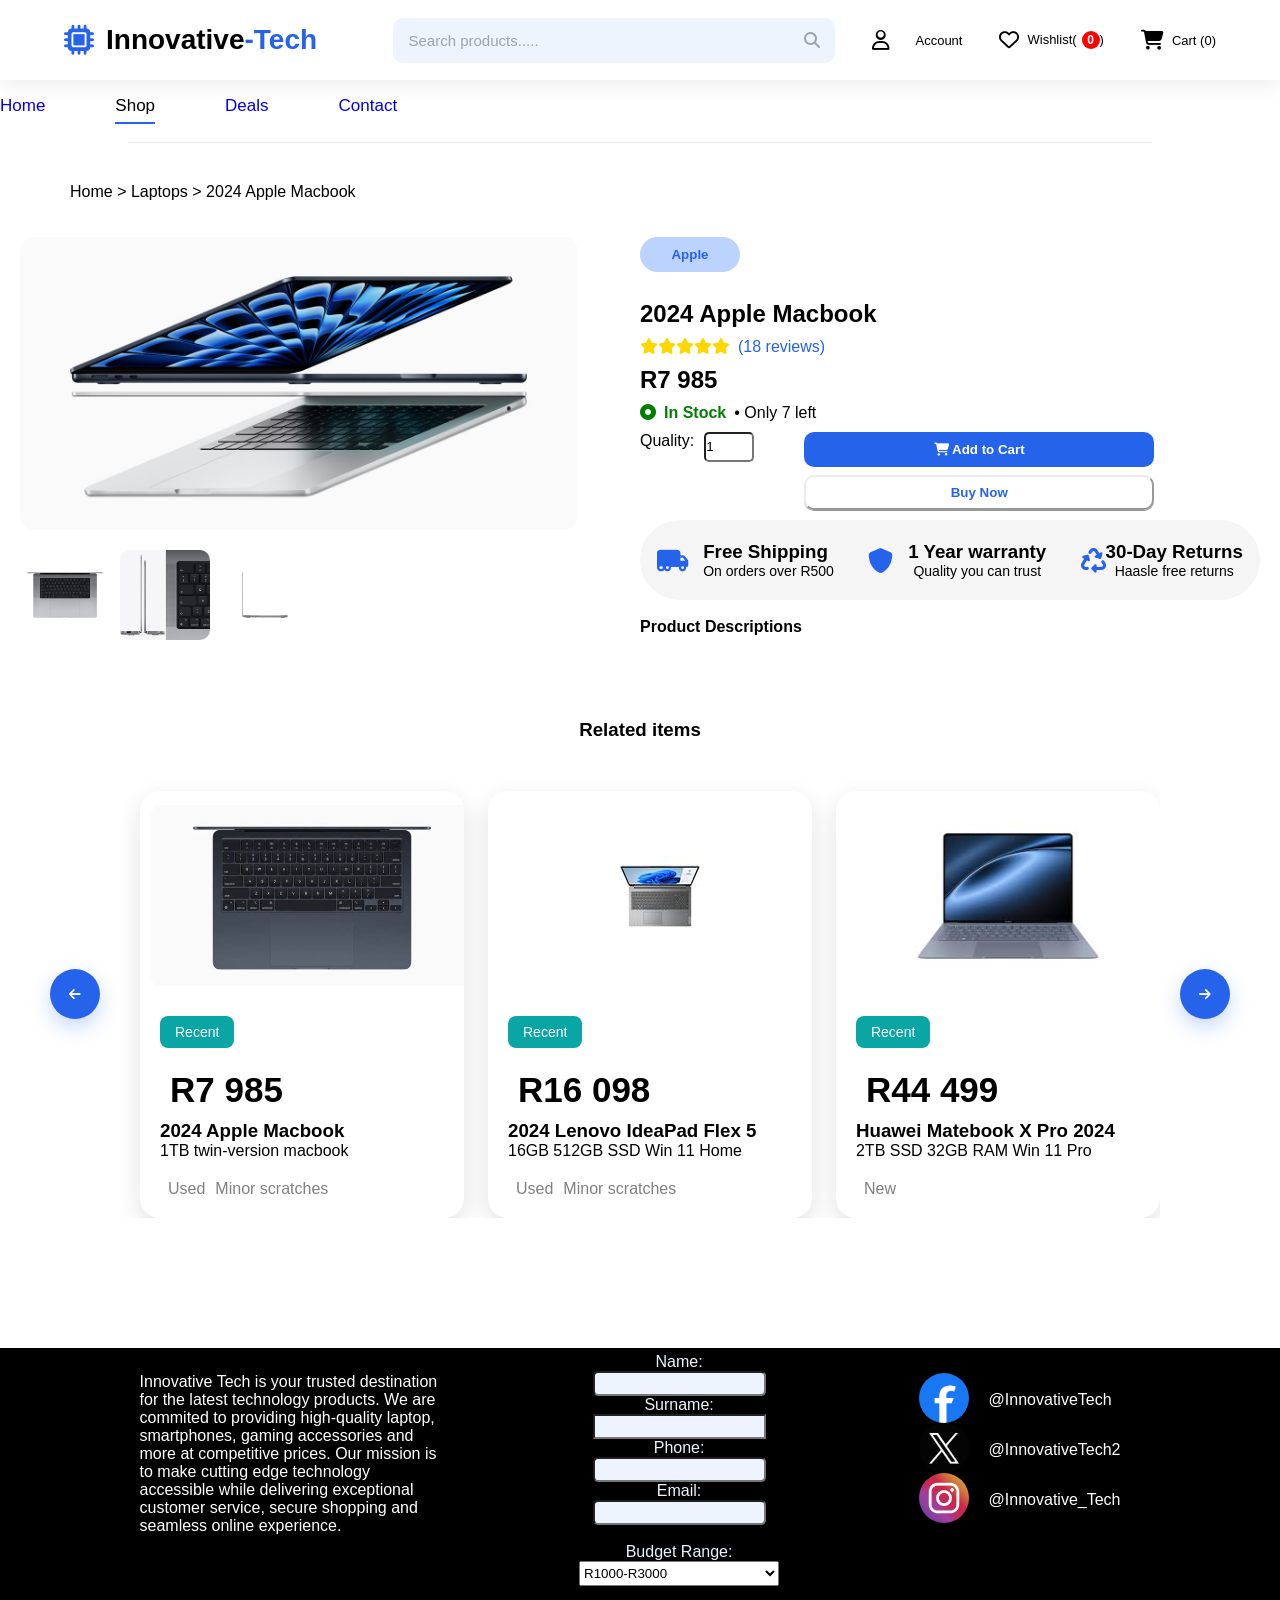
<file: AppleMacbook.html>
<!doctype html>
<html lang="en">
  <head>
    <meta charset="UTF-8" />
    <meta name="viewport" content="width=device-width, initial-scale=1.0" />
    <title>Document</title>
    <link
      rel="stylesheet"
      href="https://cdnjs.cloudflare.com/ajax/libs/font-awesome/6.6.0/css/all.min.css"
    />
    <link rel="stylesheet" href="index.css" />
    <script src="java.js"></script>
  </head>
  <header id="header">
    <nav>
      <div class="logo">
        <i class="fa-solid fa-microchip"></i>
        <span
          ><strong>Innovative</strong
          ><strong style="color: #2563eb">-Tech</strong></span
        >
      </div>

      <div class="right-side" style="margin-right: 0px">
        <div class="search-box">
          <input type="text" placeholder="Search products....." />
          <i class="fa-solid fa-magnifying-glass"></i>
        </div>

        <i class="fa-regular fa-user" style="margin-left: 50px"></i>
        <p style="font-size: 13px; margin-left: -0px">Account</p>
        <div class="wishlist-nav">
          <button type="button" class="wishlist-trigger" id="wishlistToggle">
            <i class="fa-regular fa-heart" style="margin-right: 2px"></i>
            <span style="font-size: 13px;">Wishlist(<span id="wishlistCount">0</span>)</span>
          </button>
          <div class="wishlist-dropdown" id="wishlistDropdown">
            <ul id="wishlistList"></ul>
          </div>
        </div>
        <div class="cart-nav">
          <button type="button" class="cart-trigger" id="cartToggle">
            <i class="fa-solid fa-cart-shopping" style="margin-right: 2px"></i>
            <span style="font-size: 13px;">Cart (<span id="cartCount">0</span>)</span>
          </button>
          <div class="cart-dropdown" id="cartDropdown">
            <ul id="cartList"></ul>
          </div>
        </div>
      </div>
    </nav>
  </header>
  <body >
    <br></br>
    <section>
      <div class="nav-bar-bottom" style="justify-items: center; margin-top: 60px;">
      <ul class="nav-links" style="display: flex; gap: 70px;">
        <li><a  href="index.html">Home</a></li>
        
        <li><a class="active" href="#category">Shop</a>
        <ul class="dropmenu">
          <li><a href="#">Laptop</a></li>
          <li><a href="#">Watch</a></li>
          <li><a href="#">SmartPhones</a></li>
          <li><a href="#">HeadPhones</a></li>
        </ul>
        </li>
        <li><a href="#">Deals</a></li>
        <li><a href="#">Contact</a></li>
    </ul>
    
    </div>
    </section>
    <hr id="below-nav">

    <div style="margin-left: 70px;">
        <p>Home > Laptops > 2024 Apple Macbook</p>
        <br></br>
    </div>
    <section class="Center-Thing">
        <div class="Item-Images">
            <div><img src="Photos/Apple-MacBook-Air-2-up-hero-240304-lp.jpg.og.jpg" alt="">
            </div>
            <div class="thumbnails">
                <img src="Photos/macbook1.jpg" alt="">
                <img src="Photos/macbook2.jpg" alt="">
                <img src="Photos/macbook3.jpg" alt="">
            </div>
        </div>
        <div class="Item-Discreption">
            <div style="margin-bottom: 10px;">
                <button class="brandBtn"><strong>Apple</strong></button>
            </div>
            <br>
            <div style="margin-bottom: 10px;">
                <h2>2024 Apple Macbook</h2>
            </div>
            <div style="display: flex; margin-bottom: 10px;">
            <i class="fa fa-star" style="color: gold;" aria-hidden="true"></i>
            <i class="fa fa-star" style="color: gold;" aria-hidden="true"></i>
            <i class="fa fa-star" style="color: gold;" aria-hidden="true"></i>
            <i class="fa fa-star" style="color: gold;" aria-hidden="true"></i>
            <i class="fa fa-star" style="color: gold;" aria-hidden="true"></i>
            <p style="color: #2563eb; margin-left: 8px;">(18 reviews)</p>

            </div>
            <div style="margin-bottom: 10px;">
                <h2>R7 985</h2>
            </div>
            <div style=" margin-bottom: 10px; color: green; display: flex;">
                <i class="fas fa-dot-circle    "></i>
                <p style="margin-left: 8px; margin-right: 8px;"> <strong>In Stock</strong> </p>
                <p style="color: black;"> • Only 7 left</p>
            </div>
            <div style="margin-bottom: 10px; display: flex;">
                <div style="display: flex; margin-right: 25px;">
                <label for="Quality" style="margin-right: 10px;">Quality:</label>
                <input type="number" id="num" min="1" value="1" style="width: 50px; height: 30px; border-radius: 5px;">
                </div>
                <div style="display:grid">
                    <button class="basket"><i class="fa fa-shopping-cart" aria-hidden="true"></i><strong> Add to Cart</strong></button>
                    <button class="buy-basket"><strong>Buy Now</strong></button>
                </div>
            </div>
            <p id="cartMessage" style="margin-top: 8px; color: #2563eb;"></p>
            <section id="middle-thing">
        <div class="middle-ramp">
  <div class="delivery">
    <i class="fas fa-truck-moving" style="color: #2563eb; margin-top: 8px; font-size: 25px; margin-right: 15px;"></i>
    <div>
      <h3>Free Shipping</h3>
      <p>On orders over R500</p>
    </div>
  </div>

  <div class="warranty">
    <i class="fas fa-shield" style="color: #2563eb; margin-top: 8px; font-size: 25px; margin-right: 15px;"></i>
    <div>
      <h3>1 Year warranty</h3>
      <p>Quality you can trust</p>
    </div>
  </div>
<div class="Returns">
    <i class="fas fa-recycle"  style="color: #2563eb; margin-top: 8px; font-size: 25px;"></i>
    <div>
      <h3>30-Day Returns</h3>
      <p>Haasle free returns</p>
    </div>
  </div>
        </div>

        <div class="product_details">
            <br>
            <h4>Product Descriptions</h4>
            <br>
            <p >The M5 chip isn’t just an upgrade, it’s a game changer, 
                delivering phenomenal performance. Prepare for lift-off.</p>
                <br>
            <p >• SUPERCHARGED BY M5 — With its faster CPU and unified 
                memory, M5 delivers even more performance and fluidity across apps, making multitasking 
                and creative workflows smooth and responsive. A powerful Neural Engine and next-generation 
                GPU with Neural Accelerators give you a powerful platform for AI.</p>
                <br>
                <p >• APPLE INTELLIGENCE — Apple Intelligence is the personal 
                    intelligence system that helps you write, express yourself and get things done 
                    effortlessly. With groundbreaking privacy protections, it gives you peace of mind that no 
                    one else can access your data — not even Apple.1</p>
        </div>
</div>
    </section>
        </div>
    </section>

    <section class="Related-Items">
        <h3 style="margin-top: 5%; text-align: center;">Related items</h3>
        <div class="related-carousel">
            <button class="carousel-btn prev" type="button" aria-label="Show previous items">
                <i class="fa fa-arrow-left" aria-hidden="true"></i>
            </button>
            <div class="related-viewport">
                <section class="items_available related-track">
                    <div class="laptop-card related-card">
                        <div class="card-imag">
                            <img src="Photos/macbook.jpg" alt="laptop picture">
                            <button class="wishlist"><i class="fas fa-heart"></i></button>
                        </div>
                        <div class="cart-content">
                            <span class="badge">Recent</span>
                            <h2>R7 985</h2>
                            <h3>2024 Apple Macbook</h3>
                            <p>1TB twin-version macbook</p>

                            <div class="details">
                                <span>Used</span>
                                <span>Minor scratches</span>
                            </div>
                        </div>
                    </div>
                    <div class="laptop-card related-card">
                        <div class="card-imag">
                            <img src="Photos/lenovo.webp" style="border-radius: 25px;" alt="laptop picture">
                            <button class="wishlist"><i class="fas fa-heart"></i></button>
                        </div>
                        <div class="cart-content">
                            <span class="badge">Recent</span>
                            <h2>R16 098</h2>
                            <h3>2024 Lenovo IdeaPad Flex 5</h3>
                            <p>16GB 512GB SSD Win 11 Home</p>

                            <div class="details">
                                <span>Used</span>
                                <span>Minor scratches</span>
                            </div>
                        </div>
                    </div>
                    <div class="laptop-card related-card">
                        <div class="card-imag">
                            <img src="Photos/huawei.jpg" alt="laptop picture">
                            <button class="wishlist"><i class="fas fa-heart"></i></button>
                        </div>
                        <div class="cart-content">
                            <span class="badge">Recent</span>
                            <h2>R44 499</h2>
                            <h3>Huawei Matebook X Pro 2024</h3>
                            <p>2TB SSD 32GB RAM Win 11 Pro</p>

                            <div class="details">
                                <span>New</span>
                            </div>
                        </div>
                    </div>
                    <div class="laptop-card related-card">
                        <div class="card-imag">
                            <img src="Photos/Hp.webp" alt="laptop picture">
                            <button class="wishlist"><i class="fas fa-heart"></i></button>
                        </div>
                        <div class="cart-content">
                            <span class="badge">Recent</span>
                            <h2>R17 999</h2>
                            <h3>HP Laptop Ryzen™</h3>
                            <p>512GB SSD Windows 11 Home</p>

                            <div class="details">
                                <span>New</span>
                                <span>Moonlight blue</span>
                            </div>
                        </div>
                    </div>
                    <div class="laptop-card related-card">
                        <div class="card-imag">
                <img src="Photos/lenovo.webp" alt="laptop picture">
                <button class="wishlist"><i class="fas fa-heart"></i></button>
                </div>
                    <div class="cart-content">
                <span class="badge">Recent</span>
                <h2>R8 999</h2>
                <h3>Lenovo IdeaPad Slim 3</h3>
                <p>AMD Ryzen 5 7520U, 8GB DDR5 RAM</p>

                <div class="details">
                    <span>New</span>
                </div>
                    </div>
                    </div>
                    <div class="laptop-card related-card">
                        <div class="card-imag">
                            <img src="Photos/acer.jpg" alt="laptop picture">
                            <button class="wishlist"><i class="fas fa-heart"></i></button>
                        </div>
                        <div class="cart-content">
                            <span class="badge">Recent</span>
                            <h2>R9 999</h2>
                            <h3>ACER LITE 16 I5</h3>
                            <p>WUXGA IPS SLIMBEZEL WIN11</p>

                        <div class="details">
                            <span>New</span>
                        </div>
            </div>
                    </div>
                </section>
            </div>
            <button class="carousel-btn next" type="button" aria-label="Show next items">
                <i class="fa fa-arrow-right" aria-hidden="true"></i>
            </button>
        </div>
    </section>
  </body>
  <footer id="contact" style="margin-top: 50px;">
      <footer class="End">
      <br/>
      <br/>
      <div style="width: 300px; margin-left: -100px; margin-top: 25px;">
        <p style="color: white;">Innovative Tech is your trusted destination for the latest technology products. We are commited to providing high-quality laptop, smartphones, gaming accessories and more at competitive prices. Our mission is to make cutting edge technology accessible while delivering exceptional customer service, secure shopping and seamless online experience.</p>
      </div>
      

      <div class="form" style="margin-top: 5px;">
        <section class="form">
        <form action="\submit_form" method="post">
          <label for="name" style="color: #eef4fd;">Name:</label><br />
          <input type="text" name="name" id="name" style=" background: #eef4fd; height: 25px; border-radius: 5px;" required/><br />
          <label for="surname" style="color: #eef4fd;">Surname:</label><br />
          <input type="text" name="surname" id="surname" style="background: #eef4fd; height: 25px; border-radius: 5x;"  required /><br />
          <label for="phone" style="color: #eef4fd;">Phone:</label><br />
          <input type="tel" name="phone" id="phone" style="background: #eef4fd; height: 25px; border-radius: 5px;"  required /><br />
          <label for="email" style="color: #eef4fd;">Email:</label><br />
          <input type="email" name="email" id="email" style="background: #eef4fd; height: 25px; border-radius: 5px;"  required /><br /><br />

          <label for="budget"style="color: #eef4fd; ">Budget Range:</label><br />
          <select name="Budget_Range" id="Budget_Range" style="height: 25px; width: 200px;">
            <optgroup label="Min-Max">
              <option value="">R1000-R3000</option>
              <option value="">R3000-R5000</option>
              <option value="">R5000-R10000</option>
              <option value="">R10000-R30000</option>
              <option value="">R30000-R50000</option>
              <option value="">R50000-R100000</option>
            </optgroup></select
          ><br /><br />
          <input type="submit" id="button" value="Request !!">
          <br/>
        </form>
      </div>
      <section class="Icons" style="margin-top: 25px;">
        <div class="facebook">
          <img
            src="Photos/facebook-logo-facebook-icon-transparent-free-png.webp"
            alt=""
            style="width: 50px; height: 50px; border-radius: 360%"
          />
          <p style="color: white; margin-left: 20px; margin-top: 18px;">@InnovativeTech</p>

        </div>

        <div class="twitter">
          <img
            src="Photos/twitter.jpg"
            alt=""
            style="width: 50px; height: 50px; border-radius: 360%"
          />
          <p style="color: white; margin-left: 20px; margin-top: 18px;">@InnovativeTech2</p>
        </div>

        <div class="instagram">
          <img
            src="Photos/instagram-6338393_1280.webp"
            alt=""
            style="width: 50px; height: 50px; border-radius: 360%"
          />
          <p style="color: white; margin-left: 20px; margin-top: 18px;">@Innovative_Tech</p>
        </div>
      </section>
    <br/>

      </footer>
    </footer>
</html>
</file>
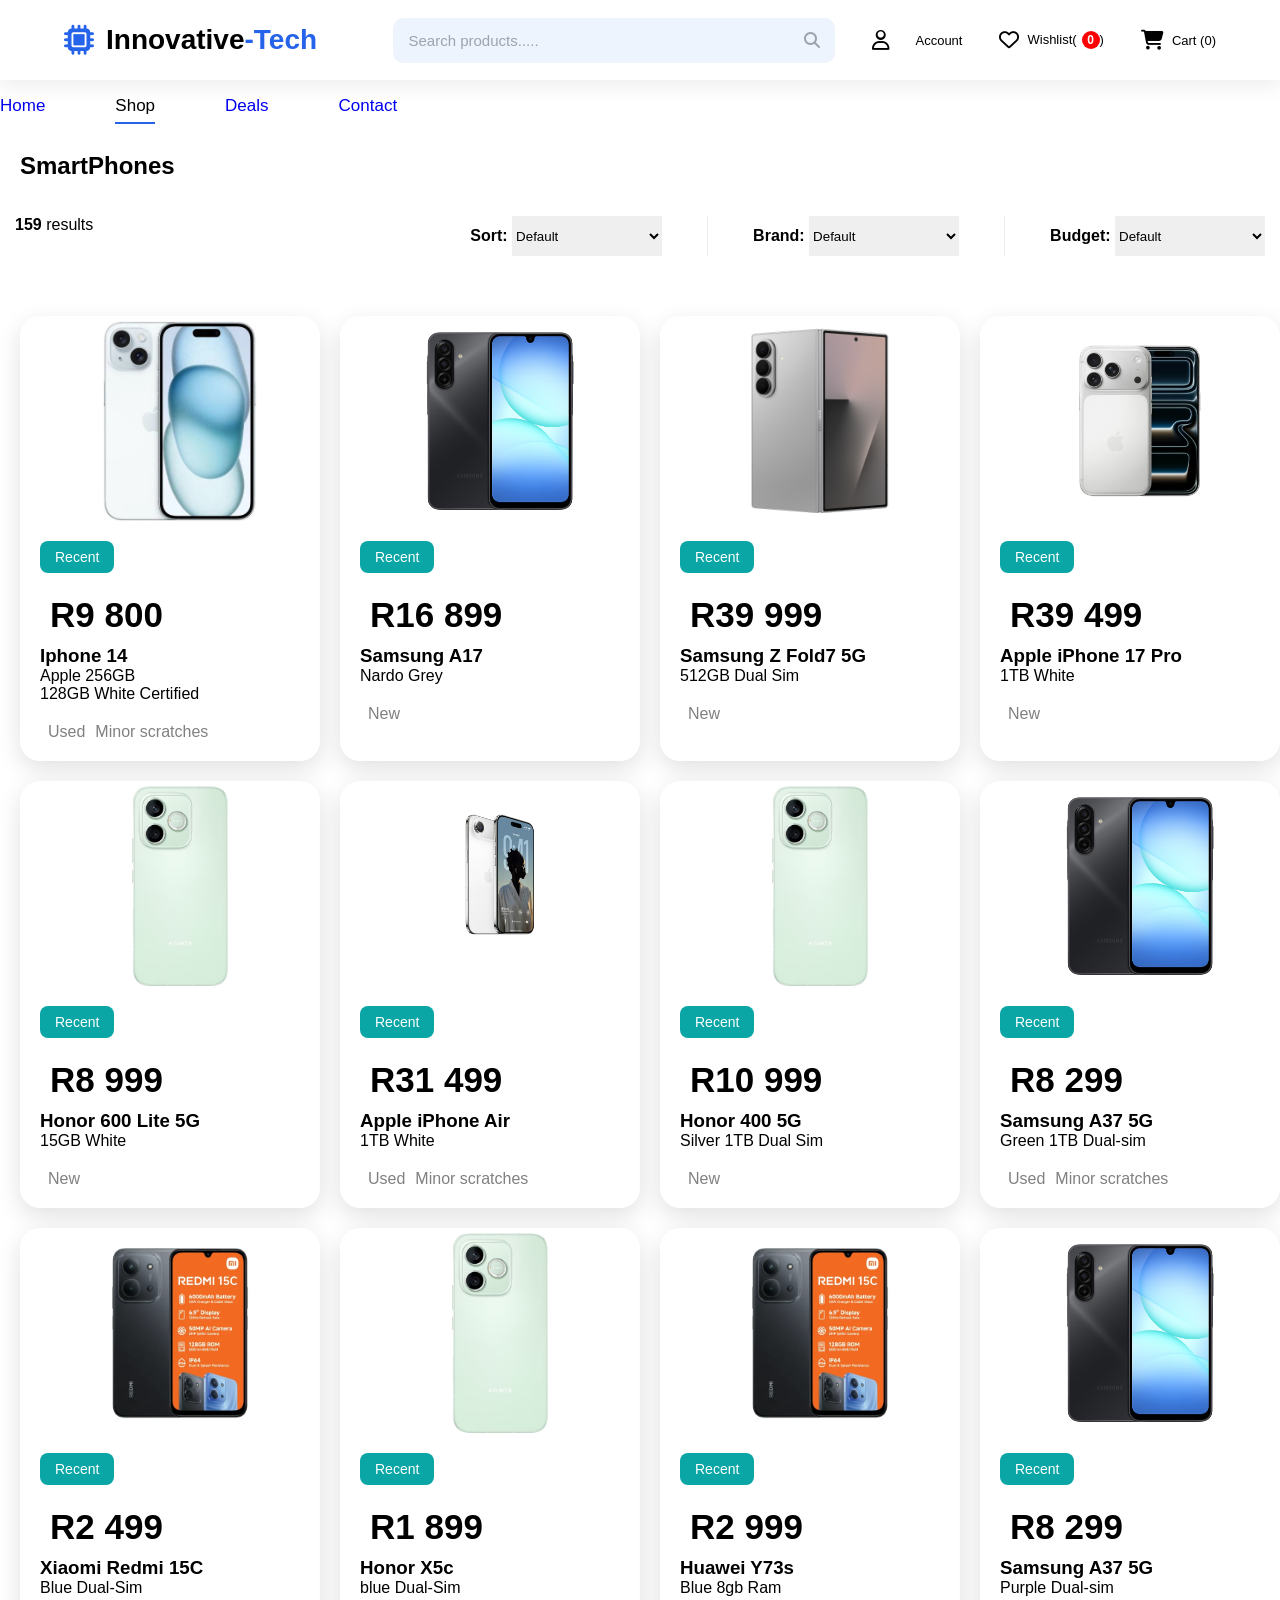
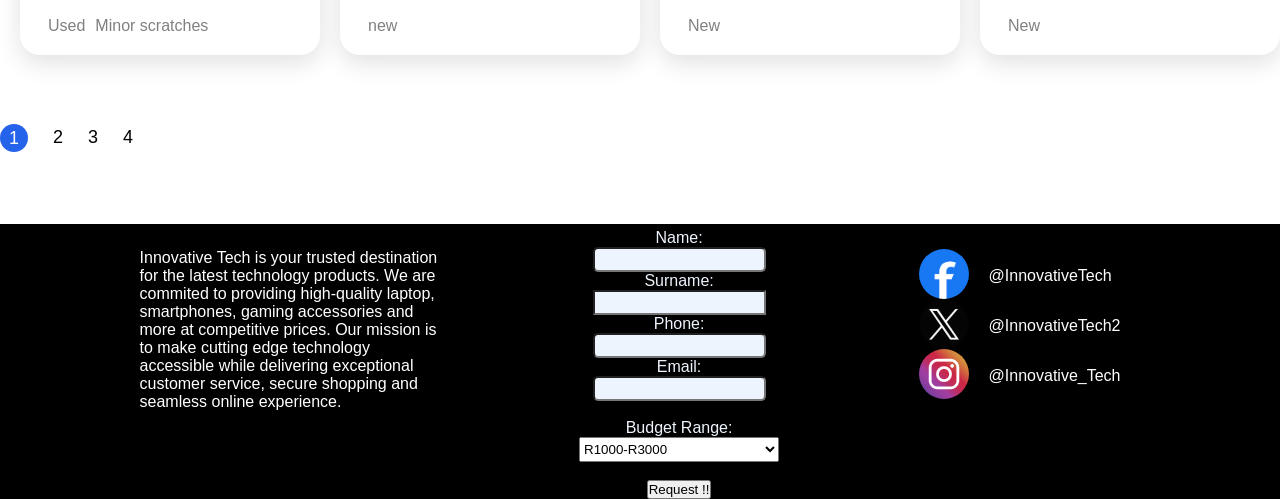
<file: phone_shop.html>
<!DOCTYPE html>
<html lang="en">
<head>
    <meta charset="UTF-8">
    <meta name="viewport" content="width=device-width, initial-scale=1.0">
    <title>phone_shop_tab</title>
    <link rel="stylesheet"
href="https://cdnjs.cloudflare.com/ajax/libs/font-awesome/6.6.0/css/all.min.css">
    <link rel="stylesheet" href="index.css" />
    <script src="java.js"></script>

</head>
  <header id="header">
    <nav>
      <div class="logo">
        <i class="fa-solid fa-microchip"></i>
        <span
          ><strong>Innovative</strong
          ><strong style="color: #2563eb">-Tech</strong></span
        >
      </div>

      <div class="right-side" style="margin-right: 0px">
        <div class="search-box">
          <input type="text" placeholder="Search products....." />
          <i class="fa-solid fa-magnifying-glass"></i>
        </div>

        <i class="fa-regular fa-user" style="margin-left: 50px"></i>
        <p style="font-size: 13px; margin-left: -0px">Account</p>
        <div class="wishlist-nav">
          <button type="button" class="wishlist-trigger" id="wishlistToggle">
            <i class="fa-regular fa-heart" style="margin-right: 2px"></i>
            <span style="font-size: 13px;">Wishlist(<span id="wishlistCount">0</span>)</span>
          </button>
          <div class="wishlist-dropdown" id="wishlistDropdown">
            <ul id="wishlistList"></ul>
          </div>
        </div>
        <div class="cart-nav">
          <button type="button" class="cart-trigger" id="cartToggle">
            <i class="fa-solid fa-cart-shopping" style="margin-right: 2px"></i>
            <span style="font-size: 13px;">Cart (<span id="cartCount">0</span>)</span>
          </button>
          <div class="cart-dropdown" id="cartDropdown">
            <ul id="cartList"></ul>
          </div>
        </div>
      </div>
    </nav>
  </header>
<body>
    <br></br>
    <section>
      <div class="nav-bar-bottom" style="justify-items: center; margin-top: 60px;">
      <ul class="nav-links" style="display: flex; gap: 70px;">
        <li><a  href="index.html">Home</a></li>
        
        <li><a class="active" href="#category">Shop</a>
        <ul class="dropmenu">
          <li><a href="#">Laptop</a></li>
          <li><a href="#">Watch</a></li>
          <li><a href="#">SmartPhones</a></li>
          <li><a href="#">HeadPhones</a></li>
        </ul>
        </li>
        <li><a href="#">Deals</a></li>
        <li><a href="#">Contact</a></li>
    </ul>
    
    </div>
    </section>
    <br></br>
    <h2 style="margin-left: 20px;">SmartPhones</h2>
    <br></br>

    <section class="search_things">
        <div>
            <p><strong>159</strong> results</p>
        </div>
        <div class="filter">
            <div>
            <label for="sort_by"><strong>Sort:</strong> </label>
            <select name="Sort By" class="filter_items">
            <optgroup label="Sort by">
              <option value="">Default</option>
              <option value="">Price low to high</option>
              <option value="">Price high to low</option>
              <option value="">Most recent ads</option>
              <option value="">Model old to new</option>
              <option value="">Model new to old</option>
            </optgroup></select>
        </div>
        <hr class="hr">
        <div>
             <label for="brand"><strong>Brand:</strong> </label>
            <select name="Brand" class="filter_items" >
            <optgroup label="Brand">
            <option value="">Default</option>
              <option value="">Apple</option>
              <option value="">Honor</option>
              <option value="">Huawei</option>
              <option value="">Samsung</option>
              <option value="">Xiaomi</option>
              
            </optgroup></select>
        </div>
        <hr class="hr">
        <div>
            <label for="brand"><strong>Budget:</strong> </label>
            <select name="Budget_Range" class="filter_items">
            <optgroup label="Min-Max">
                <option value="">Default</option>
              <option value="">R1000-R3000</option>
              <option value="">R3000-R5000</option>
              <option value="">R5000-R10000</option>
              <option value="">R10000-R30000</option>
              <option value="">R30000-R50000</option>
              <option value="">R50000-R100000</option>
            </optgroup></select>
        </div>
        </div>
    
    </section>

    <section class="items_available">
        <div class="laptop-card">
            <div class="card-imag">
                <img src="Photos/iphone14.png"  alt="laptop picture">
                <button class="wishlist"><i class="fas fa-heart"></i></button>
            </div>
            <div class="cart-content">
                <span class="badge">Recent</span>
                <h2>R9 800</h2>
                <h3>Iphone 14</h3>
                <p>Apple 256GB</p>
                <p>128GB White Certified</p>

                <div class="details">
                    <span>Used</span>
                    <span>Minor scratches</span>
                </div>
            </div>

        </div>
        <div class="laptop-card">
            <div class="card-imag">
                <img src="Photos/a17.png"  alt="laptop picture">
                <button class="wishlist"><i class="fas fa-heart"></i></button>
            </div>
            <div class="cart-content">
                <span class="badge">Recent</span>
                <h2>R16 899</h2>
                <h3>Samsung A17</h3>
                <p>Nardo Grey</p>

                <div class="details">
                    <span>New</span>
                </div>
            </div>

        </div>
        <div class="laptop-card">
            <div class="card-imag">
                <img src="Photos/zfold.png" alt="laptop picture">
                <button class="wishlist"><i class="fas fa-heart"></i></button>
            </div>
            <div class="cart-content">
                <span class="badge">Recent</span>
                <h2>R39 999</h2>
                <h3>Samsung Z Fold7 5G</h3>
                <p>512GB Dual Sim</p>

                <div class="details">
                    <span>New</span>
                </div>
            </div>

        </div>
        <div class="laptop-card">
            <div class="card-imag">
                <img src="Photos/iphone17.png" alt="laptop picture">
                <button class="wishlist"><i class="fas fa-heart"></i></button>
            </div>
            <div class="cart-content">
                <span class="badge">Recent</span>
                <h2>R39 499</h2>
                <h3>Apple iPhone 17 Pro</h3>
                <p>1TB White</p>

                <div class="details">
                    <span>New</span>
                </div>
            </div>

        </div>
    </section>

    <section class="items_available">
        <div class="laptop-card">
            <div class="card-imag">
                <img src="Photos/honor.webp" alt="laptop picture">
                <button class="wishlist"><i class="fas fa-heart"></i></button>
            </div>
            <div class="cart-content">
                <span class="badge">Recent</span>
                <h2>R8 999</h2>
                <h3>Honor 600 Lite 5G</h3>
                <p>15GB White</p>

                <div class="details">
                    <span>New</span>
                    
                </div>
            </div>

        </div>
        <div class="laptop-card">
            <div class="card-imag">
                <img src="Photos/iphoneair.png" alt="laptop picture">
                <button class="wishlist"><i class="fas fa-heart"></i></button>
            </div>
            <div class="cart-content">
                <span class="badge">Recent</span>
                <h2>R31 499</h2>
                <h3>Apple iPhone Air</h3>
                <p>1TB White</p>

                <div class="details">
                    <span>Used</span>
                    <span>Minor scratches</span>
                </div>
            </div>

        </div>
        <div class="laptop-card">
            <div class="card-imag">
                <img src="Photos/honor.webp" alt="laptop picture">
                <button class="wishlist"><i class="fas fa-heart"></i></button>
            </div>
            <div class="cart-content">
                <span class="badge">Recent</span>
                <h2>R10 999</h2>
                <h3>Honor 400 5G</h3>
                <p>Silver 1TB Dual Sim</p>

                <div class="details">
                    <span>New</span>
                </div>
            </div>

        </div>
        <div class="laptop-card">
            <div class="card-imag">
                <img src="Photos/a17.png" alt="laptop picture">
                <button class="wishlist"><i class="fas fa-heart"></i></button>
            </div>
            <div class="cart-content">
                <span class="badge">Recent</span>
                <h2>R8 299</h2>
                <h3>Samsung A37 5G</h3>
                <p>Green 1TB Dual-sim</p>

                <div class="details">
                    <span>Used</span>
                    <span>Minor scratches</span>
                </div>
            </div>

        </div>
    </section>

    <section class="items_available">
        <div class="laptop-card">
            <div class="card-imag">
                <img src="Photos/xiaomi.png" alt="laptop picture">
                <button class="wishlist"><i class="fas fa-heart"></i></button>
            </div>
            <div class="cart-content">
                <span class="badge">Recent</span>
                <h2>R2 499</h2>
                <h3>Xiaomi Redmi 15C</h3>
                <p>Blue Dual-Sim</p>

                <div class="details">
                    <span>Used</span>
                    <span>Minor scratches</span>
                </div>
            </div>

        </div>
        <div class="laptop-card">
            <div class="card-imag">
                <img src="Photos/honor.webp" alt="laptop picture">
                <button class="wishlist"><i class="fas fa-heart"></i></button>
            </div>
            <div class="cart-content">
                <span class="badge">Recent</span>
                <h2>R1 899</h2>
                <h3>Honor X5c</h3>
                <p>blue Dual-Sim</p>

                <div class="details">
                    <span>new</span>
                </div>
            </div>

        </div>
        <div class="laptop-card">
            <div class="card-imag">
                <img src="Photos/xiaomi.png" alt="laptop picture">
                <button class="wishlist"><i class="fas fa-heart"></i></button>
            </div>
            <div class="cart-content">
                <span class="badge">Recent</span>
                <h2>R2 999</h2>
                <h3>Huawei Y73s</h3>
                <p>Blue 8gb Ram</p>

                <div class="details">
                    <span>New</span>
                </div>
            </div>

        </div>
        <div class="laptop-card">
            <div class="card-imag">
                <img src="Photos/a17.png" alt="laptop picture">
                <button class="wishlist"><i class="fas fa-heart"></i></button>
            </div>
            <div class="cart-content">
                <span class="badge">Recent</span>
                <h2>R8 299</h2>
                <h3>Samsung A37 5G</h3>
                <p>Purple Dual-sim</p>

                <div class="details">
                    <span>New</span>
                </div>
            </div>

        </div>
    </section>

    <br></br>
    <br></br>

    <section style="justify-items: center;">
        <div style="display: flex; gap: 25px; ">
            <button style="height: 28px; width: 28px; border-radius: 50%; margin-top: -3px; border: none; color: white; background: #2563eb;font-size: 18px;">1</button>
            <p style="font-size: 18px;">2</p>
            <p style="font-size: 18px;">3</p>
            <p style="font-size: 18px;">4</p>
        </div>
    </section>
    <br></br>
    <br></br>

    
  </body>
  <footer class="End">
      <br/>
      <br/>
      <div style="width: 300px; margin-left: -100px; margin-top: 25px;">
        <p style="color: white;">Innovative Tech is your trusted destination for the latest technology products. We are commited to providing high-quality laptop, smartphones, gaming accessories and more at competitive prices. Our mission is to make cutting edge technology accessible while delivering exceptional customer service, secure shopping and seamless online experience.</p>
      </div>
      

      <div class="form" style="margin-top: 5px;">
        <section class="form">
        <form action="\submit_form" method="post">
          <label for="name" style="color: #eef4fd;">Name:</label><br />
          <input type="text" name="name" id="name" style=" background: #eef4fd; height: 25px; border-radius: 5px;" required/><br />
          <label for="surname" style="color: #eef4fd;">Surname:</label><br />
          <input type="text" name="surname" id="surname" style="background: #eef4fd; height: 25px; border-radius: 5x;"  required /><br />
          <label for="phone" style="color: #eef4fd;">Phone:</label><br />
          <input type="tel" name="phone" id="phone" style="background: #eef4fd; height: 25px; border-radius: 5px;"  required /><br />
          <label for="email" style="color: #eef4fd;">Email:</label><br />
          <input type="email" name="email" id="email" style="background: #eef4fd; height: 25px; border-radius: 5px;"  required /><br /><br />

          <label for="budget"style="color: #eef4fd; ">Budget Range:</label><br />
          <select name="Budget_Range" id="Budget_Range" style="height: 25px; width: 200px;">
            <optgroup label="Min-Max">
              <option value="">R1000-R3000</option>
              <option value="">R3000-R5000</option>
              <option value="">R5000-R10000</option>
              <option value="">R10000-R30000</option>
              <option value="">R30000-R50000</option>
              <option value="">R50000-R100000</option>
            </optgroup></select
          ><br /><br />
          <input type="submit" id="button" value="Request !!">
          <br/>
        </form>
      </div>
      <section class="Icons" style="margin-top: 25px;">
        <div class="facebook">
          <img
            src="Photos/facebook-logo-facebook-icon-transparent-free-png.webp"
            alt=""
            style="width: 50px; height: 50px; border-radius: 360%"
          />
          <p style="color: white; margin-left: 20px; margin-top: 18px;">@InnovativeTech</p>

        </div>

        <div class="twitter">
          <img
            src="Photos/twitter.jpg"
            alt=""
            style="width: 50px; height: 50px; border-radius: 360%"
          />
          <p style="color: white; margin-left: 20px; margin-top: 18px;">@InnovativeTech2</p>
        </div>

        <div class="instagram">
          <img
            src="Photos/instagram-6338393_1280.webp"
            alt=""
            style="width: 50px; height: 50px; border-radius: 360%"
          />
          <p style="color: white; margin-left: 20px; margin-top: 18px;">@Innovative_Tech</p>
        </div>
      </section>
    <br/>
    <br/>
    <br/>

      
    </footer>
</html>
</file>
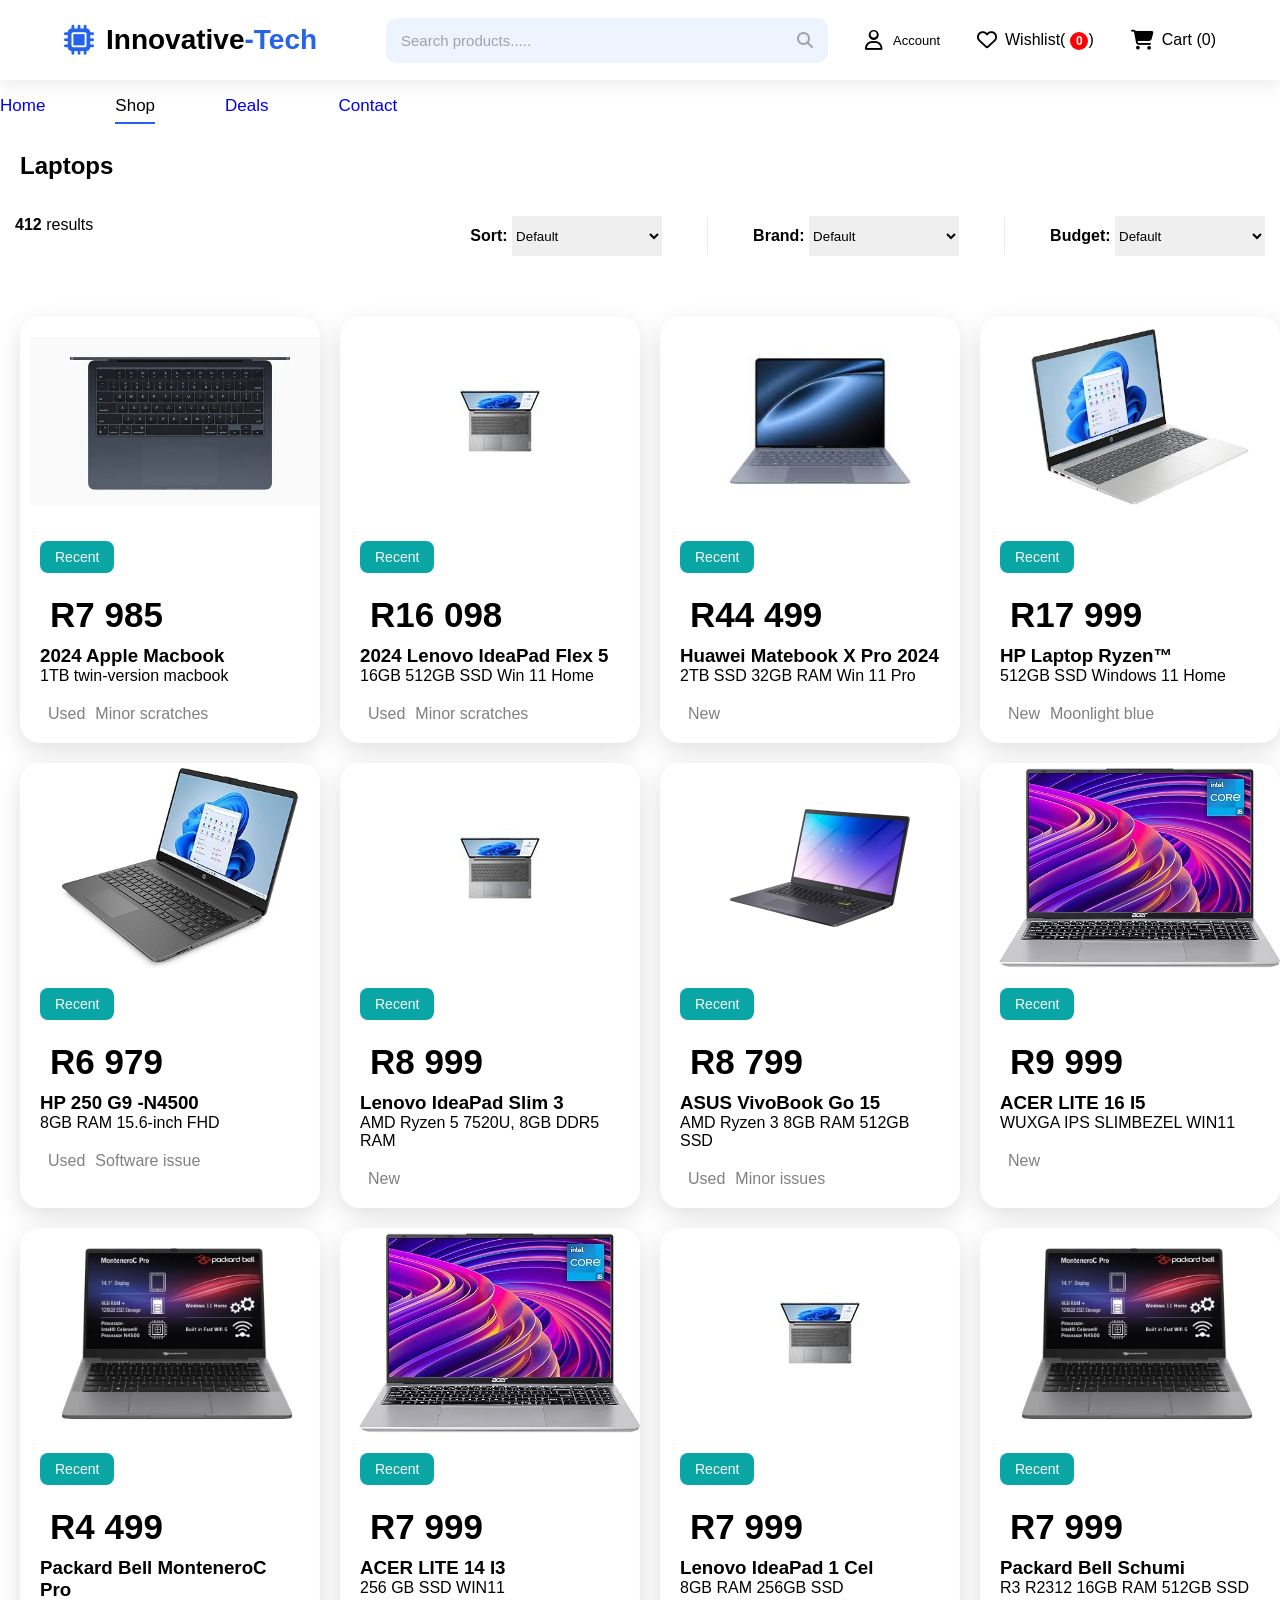
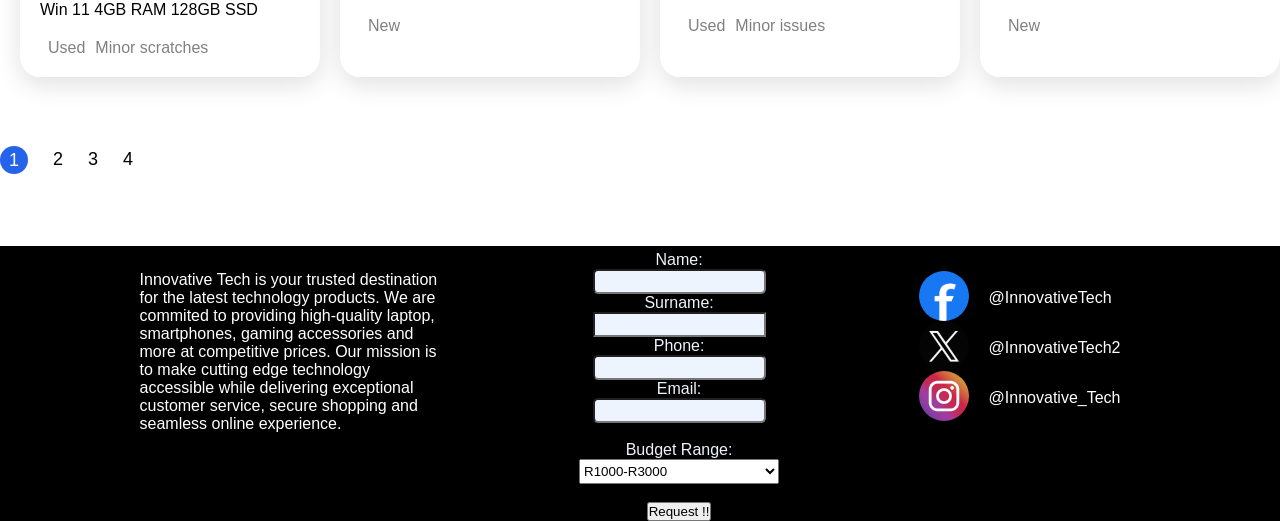
<file: shop.html>
<!doctype html>
<html lang="en">
  <head>
    <meta charset="UTF-8" />
    <meta name="viewport" content="width=device-width, initial-scale=1.0" />
    <title>shop tab</title>
    <link rel="stylesheet"
href="https://cdnjs.cloudflare.com/ajax/libs/font-awesome/6.6.0/css/all.min.css">
    <link rel="stylesheet" href="index.css" />
    <script src="java.js"></script>
  </head>
  <header id="header">
      <nav>
      
        <div class="logo">
          <i class="fa-solid fa-microchip"></i>
        <span><strong>Innovative</strong><strong style="color: #2563eb;">-Tech</strong></span>
        </div>

      <div class="right-side" style="margin-right: -50;">

        <div class="search-box">
          <input type="text" placeholder="Search products.....">
          <i class="fa-solid fa-magnifying-glass" ></i>
        </div>

        <i class="fa-regular fa-user" style="margin-left: 50px;"></i><p style="font-size: 13px; margin-left: -15px;">Account</p>
        <div class="wishlist-nav">
          <button type="button" class="wishlist-trigger" id="wishlistToggle">
            <i class="fa-regular fa-heart" style="margin-right: 2px;"></i>
            <span>Wishlist(<span id="wishlistCount">0</span>)</span>
          </button>
          <div class="wishlist-dropdown" id="wishlistDropdown">
            <ul id="wishlistList"></ul>
          </div>
        </div>
        <div class="cart-nav">
          <button type="button" class="cart-trigger" id="cartToggle">
            <i class="fa-solid fa-cart-shopping" style="margin-right: 2px;"></i>
            <span>Cart (<span id="cartCount">0</span>)</span>
          </button>
          <div class="cart-dropdown" id="cartDropdown">
            <ul id="cartList"></ul>
          </div>
        </div>
      </div>


    </nav>

    
    </header>
  <body>
    <br></br>
    <section>
      <div class="nav-bar-bottom" style="justify-items: center; margin-top: 60px;">
      <ul class="nav-links" style="display: flex; gap: 70px;">
        <li><a  href="index.html">Home</a></li>
        
        <li><a class="active" href="#category">Shop</a>
        <ul class="dropmenu">
          <li><a href="#">Laptop</a></li>
          <li><a href="#">Watch</a></li>
          <li><a href="#">SmartPhones</a></li>
          <li><a href="#">HeadPhones</a></li>
        </ul>
        </li>
        <li><a href="#">Deals</a></li>
        <li><a href="#">Contact</a></li>
    </ul>
    
    </div>
    </section>
    <br></br>
    <h2 style="margin-left: 20px;">Laptops</h2>
    <br></br>

    <section class="search_things">
        <div>
            <p><strong>412</strong> results</p>
        </div>
        <div class="filter">
            <div>
            <label for="sort_by"><strong>Sort:</strong> </label>
            <select name="Sort By" class="filter_items">
            <optgroup label="Sort by">
              <option value="">Default</option>
              <option value="">Price low to high</option>
              <option value="">Price high to low</option>
              <option value="">Most recent ads</option>
              <option value="">Model old to new</option>
              <option value="">Model new to old</option>
            </optgroup></select>
        </div>
        <hr class="hr">

        <div>
             <label for="brand"><strong>Brand:</strong> </label>
            <select name="Brand" class="filter_items" >
            <optgroup label="Brand">
            <option value="">Default</option>
              <option value="">Apple</option>
              <option value="">Acer</option>
              <option value="">Asus</option>
              <option value="">Connex</option>
              <option value="">Lenovo</option>
              <option value="">Samsung</option>
              <option value="">Vivo</option>
              
            </optgroup></select>
        </div>
        <hr class="hr">
        <div>
            <label for="brand"><strong>Budget:</strong> </label>
            <select name="Budget_Range" class="filter_items">
            <optgroup label="Min-Max">
                <option value="">Default</option>
              <option value="">R1000-R3000</option>
              <option value="">R3000-R5000</option>
              <option value="">R5000-R10000</option>
              <option value="">R10000-R30000</option>
              <option value="">R30000-R50000</option>
              <option value="">R50000-R100000</option>
            </optgroup></select>
        </div>
        </div>
    
    </section>

    <section class="items_available">
        <div class="laptop-card">
            <div class="Mac_laptop">
                <div class="card-imag" data-id="1" data-name="2024 Apple Macbook" data-price="7985">
                <img src="Photos/macbook.jpg" alt="laptop picture">
                <button class="wishlist"><i class="fas fa-heart"></i></button>
            </div>
            <div class="cart-content">
                <span class="badge">Recent</span>
                <h2>R7 985</h2>
                <h3>2024 Apple Macbook</h3>
                <p>1TB twin-version macbook</p>

                <div class="details">
                    <span>Used</span>
                    <span>Minor scratches</span>
                </div>
            </div>
            </div>

        </div>
        <div class="laptop-card">
            <div class="card-imag" data-id="2" data-name="2024 Lenovo IdeaPad Flex 5" data-price="16098">
                <img src="Photos/lenovo.webp" style="border-radius: 25px;" alt="laptop picture">
                <button class="wishlist"><i class="fas fa-heart"></i></button>
            </div>
            <div class="cart-content">
                <span class="badge">Recent</span>
                <h2>R16 098</h2>
                <h3>2024 Lenovo IdeaPad Flex 5</h3>
                <p>16GB 512GB SSD Win 11 Home</p>

                <div class="details">
                    <span>Used</span>
                    <span>Minor scratches</span>
                </div>
            </div>

        </div>
        <div class="laptop-card">
            <div class="card-imag" data-id="3" data-name="Huawei Matebook X Pro 2024" data-price="44499">
                <img src="Photos/huawei.jpg" alt="laptop picture">
                <button class="wishlist"><i class="fas fa-heart"></i></button>
            </div>
            <div class="cart-content">
                <span class="badge">Recent</span>
                <h2>R44 499</h2>
                <h3>Huawei Matebook X Pro 2024</h3>
                <p>2TB SSD 32GB RAM Win 11 Pro</p>

                <div class="details">
                    <span>New</span>
                </div>
            </div>

        </div>
        <div class="laptop-card">
            <div class="card-imag" data-id="4" data-name="HP Laptop Ryzen™" data-price="17999">
                <img src="Photos/Hp.webp" alt="laptop picture">
                <button class="wishlist"><i class="fas fa-heart"></i></button>
            </div>
            <div class="cart-content">
                <span class="badge">Recent</span>
                <h2>R17 999</h2>
                <h3>HP Laptop Ryzen™</h3>
                <p>512GB SSD Windows 11 Home</p>

                <div class="details">
                    <span>New</span>
                    <span>Moonlight blue</span>
                </div>
            </div>

        </div>
    </section>

    <section class="items_available">
        <div class="laptop-card">
            <div class="card-imag">
                <img src="Photos/hp2.jpg" alt="laptop picture">
                <button class="wishlist"><i class="fas fa-heart"></i></button>
            </div>
            <div class="cart-content">
                <span class="badge">Recent</span>
                <h2>R6 979</h2>
                <h3>HP 250 G9 -N4500</h3>
                <p>8GB RAM 15.6-inch FHD</p>

                <div class="details">
                    <span>Used</span>
                    <span>Software issue</span>
                </div>
            </div>

        </div>
        <div class="laptop-card">
            <div class="card-imag">
                <img src="Photos/lenovo.webp" alt="laptop picture">
                <button class="wishlist"><i class="fas fa-heart"></i></button>
            </div>
            <div class="cart-content">
                <span class="badge">Recent</span>
                <h2>R8 999</h2>
                <h3>Lenovo IdeaPad Slim 3</h3>
                <p>AMD Ryzen 5 7520U, 8GB DDR5 RAM</p>

                <div class="details">
                    <span>New</span>
                </div>
            </div>

        </div>
        <div class="laptop-card">
            <div class="card-imag">
                <img src="Photos/Asus.webp" alt="laptop picture">
                <button class="wishlist"><i class="fas fa-heart"></i></button>
            </div>
            <div class="cart-content">
                <span class="badge">Recent</span>
                <h2>R8 799</h2>
                <h3>ASUS VivoBook Go 15</h3>
                <p>AMD Ryzen 3 8GB RAM 512GB SSD </p>

                <div class="details">
                    <span>Used</span>
                    <span>Minor issues</span>
                </div>
            </div>

        </div>
        <div class="laptop-card">
            <div class="card-imag">
                <img src="Photos/acer.jpg" alt="laptop picture">
                <button class="wishlist"><i class="fas fa-heart"></i></button>
            </div>
            <div class="cart-content">
                <span class="badge">Recent</span>
                <h2>R9 999</h2>
                <h3>ACER LITE 16 I5</h3>
                <p>WUXGA IPS SLIMBEZEL WIN11</p>

                <div class="details">
                    <span>New</span>
                </div>
            </div>

        </div>
    </section>

    <section class="items_available">
        <div class="laptop-card">
            <div class="card-imag">
                <img src="Photos/packard.png" alt="laptop picture">
                <button class="wishlist"><i class="fas fa-heart"></i></button>
            </div>
            <div class="cart-content">
                <span class="badge">Recent</span>
                <h2>R4 499</h2>
                <h3>Packard Bell MonteneroC Pro</h3>
                <p>Win 11 4GB RAM 128GB SSD</p>

                <div class="details">
                    <span>Used</span>
                    <span>Minor scratches</span>
                </div>
            </div>

        </div>
        <div class="laptop-card">
            <div class="card-imag">
                <img src="Photos/acer.jpg" alt="laptop picture">
                <button class="wishlist"><i class="fas fa-heart"></i></button>
            </div>
            <div class="cart-content">
                <span class="badge">Recent</span>
                <h2>R7 999</h2>
                <h3>ACER LITE 14 I3</h3>
                <p>256 GB SSD WIN11</p>

                <div class="details">
                    <span>New</span>
                    
                </div>
            </div>

        </div>
        <div class="laptop-card">
            <div class="card-imag">
                <img src="Photos/lenovo.webp" alt="laptop picture">
                <button class="wishlist"><i class="fas fa-heart"></i></button>
            </div>
            <div class="cart-content">
                <span class="badge">Recent</span>
                <h2>R7 999</h2>
                <h3>Lenovo IdeaPad 1 Cel</h3>
                <p>8GB RAM 256GB SSD</p>

                <div class="details">
                    <span>Used</span>
                    <span>Minor issues</span>
                </div>
            </div>

        </div>
        <div class="laptop-card">
            <div class="card-imag">
                <img src="Photos/packard.png" alt="laptop picture">
                <button class="wishlist"><i class="fas fa-heart"></i></button>
            </div>
            <div class="cart-content">
                <span class="badge">Recent</span>
                <h2>R7 999</h2>
                <h3>Packard Bell Schumi</h3>
                <p>R3 R2312 16GB RAM 512GB SSD</p>

                <div class="details">
                    <span>New</span>
                </div>
            </div>

        </div>
    </section>

    <br></br>
    <br></br>
    <section style="justify-items: center;">
        <div style="display: flex; gap: 25px; ">
            <button style="height: 28px; width: 28px; border-radius: 50%; margin-top: -3px; border: none; color: white; background: #2563eb;font-size: 18px;">1</button>
            <p style="font-size: 18px;">2</p>
            <p style="font-size: 18px;">3</p>
            <p style="font-size: 18px;">4</p>
        </div>
    </section>
    <br></br>
    <br></br>
    
  </body>

  <footer class="End">
      <br/>
      <br/>
      <div style="width: 300px; margin-left: -100px; margin-top: 25px;">
        <p style="color: white;">Innovative Tech is your trusted destination for the latest technology products. We are commited to providing high-quality laptop, smartphones, gaming accessories and more at competitive prices. Our mission is to make cutting edge technology accessible while delivering exceptional customer service, secure shopping and seamless online experience.</p>
      </div>
      

      <div class="form" style="margin-top: 5px;">
        <section class="form">
        <form action="\submit_form" method="post">
          <label for="name" style="color: #eef4fd;">Name:</label><br />
          <input type="text" name="name" id="name" style=" background: #eef4fd; height: 25px; border-radius: 5px;" required/><br />
          <label for="surname" style="color: #eef4fd;">Surname:</label><br />
          <input type="text" name="surname" id="surname" style="background: #eef4fd; height: 25px; border-radius: 5x;"  required /><br />
          <label for="phone" style="color: #eef4fd;">Phone:</label><br />
          <input type="tel" name="phone" id="phone" style="background: #eef4fd; height: 25px; border-radius: 5px;"  required /><br />
          <label for="email" style="color: #eef4fd;">Email:</label><br />
          <input type="email" name="email" id="email" style="background: #eef4fd; height: 25px; border-radius: 5px;"  required /><br /><br />

          <label for="budget"style="color: #eef4fd; ">Budget Range:</label><br />
          <select name="Budget_Range" id="Budget_Range" style="height: 25px; width: 200px;">
            <optgroup label="Min-Max">
              <option value="">R1000-R3000</option>
              <option value="">R3000-R5000</option>
              <option value="">R5000-R10000</option>
              <option value="">R10000-R30000</option>
              <option value="">R30000-R50000</option>
              <option value="">R50000-R100000</option>
            </optgroup></select
          ><br /><br />
          <input type="submit" id="button" value="Request !!">
          <br/>
        </form>
      </div>
      <section class="Icons" style="margin-top: 25px;">
        <div class="facebook">
          <img
            src="Photos/facebook-logo-facebook-icon-transparent-free-png.webp"
            alt=""
            style="width: 50px; height: 50px; border-radius: 360%"
          />
          <p style="color: white; margin-left: 20px; margin-top: 18px;">@InnovativeTech</p>

        </div>

        <div class="twitter">
          <img
            src="Photos/twitter.jpg"
            alt=""
            style="width: 50px; height: 50px; border-radius: 360%"
          />
          <p style="color: white; margin-left: 20px; margin-top: 18px;">@InnovativeTech2</p>
        </div>

        <div class="instagram">
          <img
            src="Photos/instagram-6338393_1280.webp"
            alt=""
            style="width: 50px; height: 50px; border-radius: 360%"
          />
          <p style="color: white; margin-left: 20px; margin-top: 18px;">@Innovative_Tech</p>
        </div>
      </section>
    <br/>
    <br/>
    <br/>

      
    </footer>
</html>
</file>
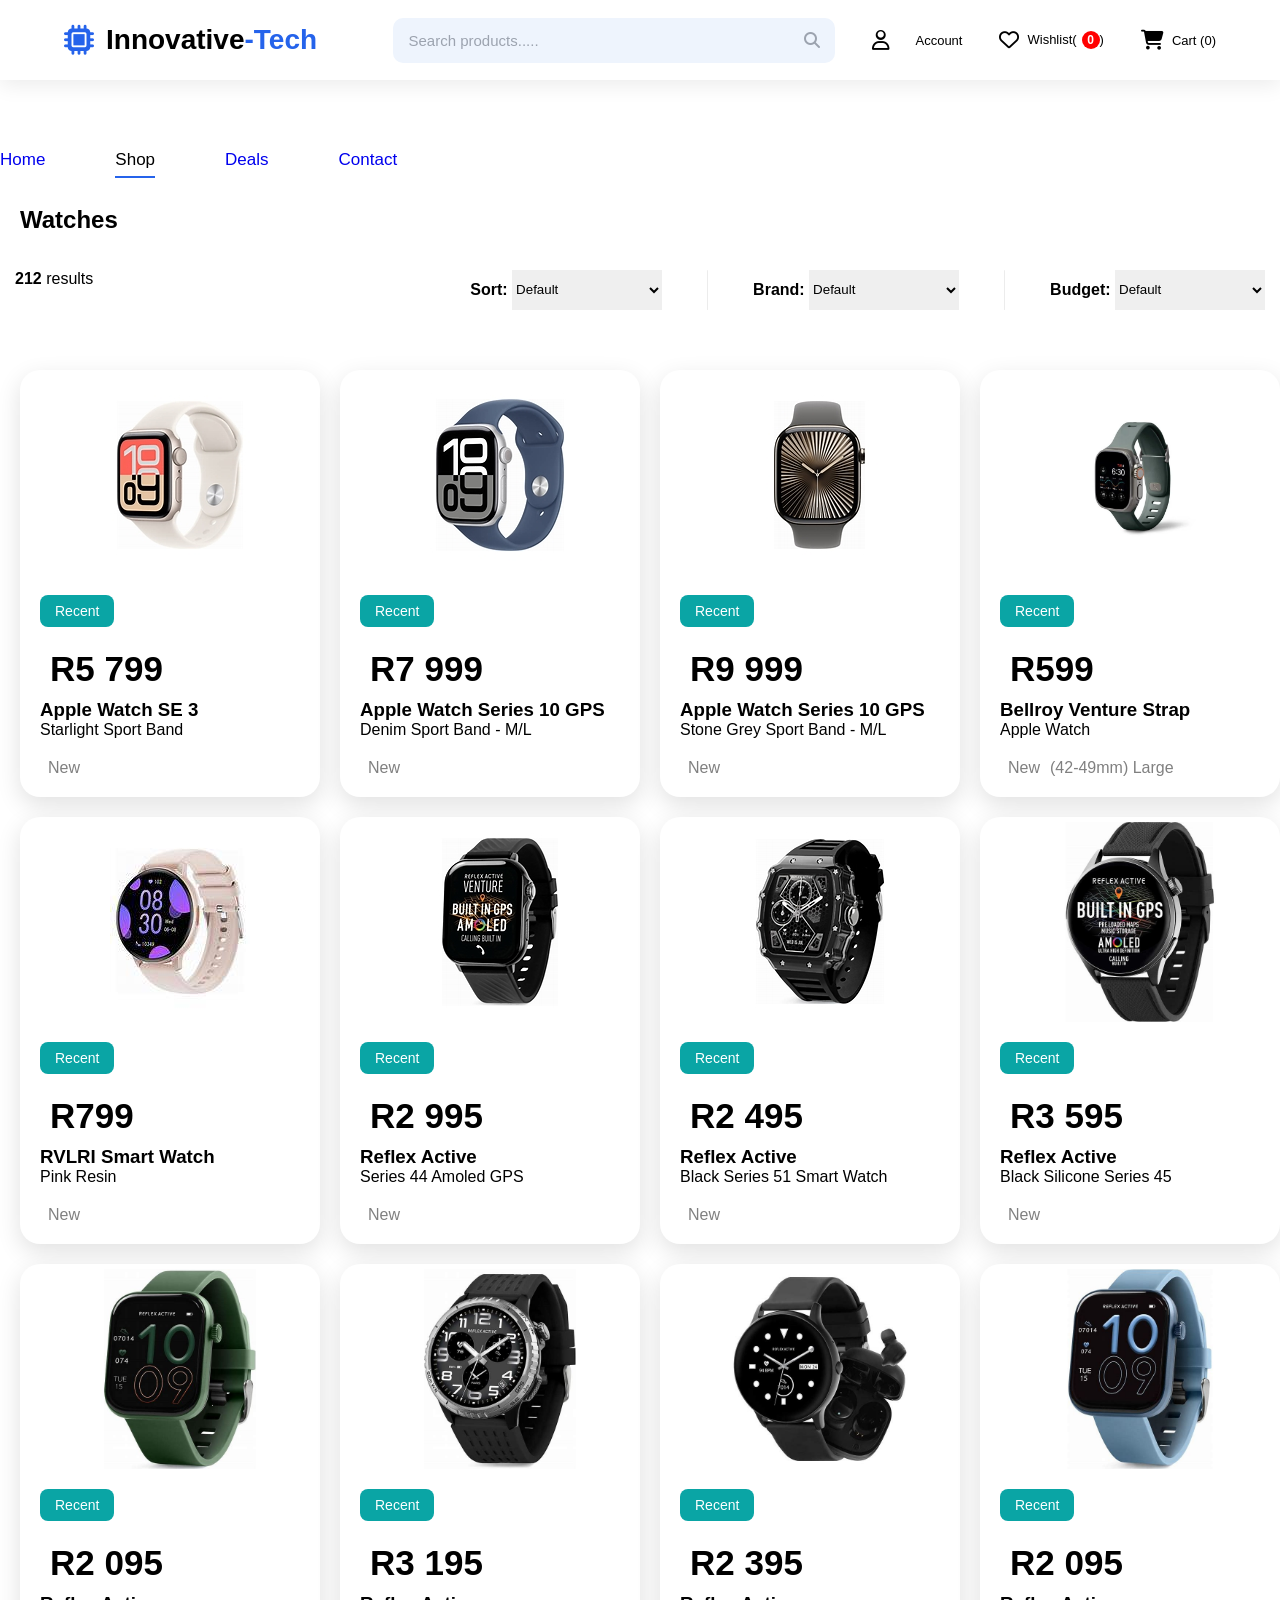
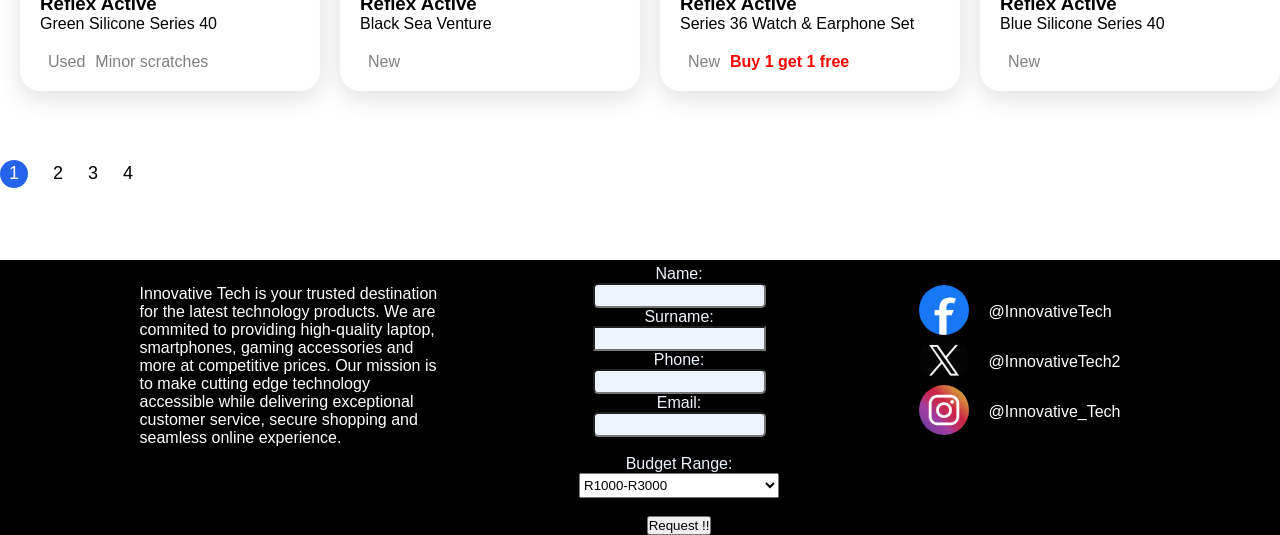
<file: watches.html>
<!doctype html>
<html lang="en">
  <head>
    <meta charset="UTF-8" />
    <meta name="viewport" content="width=device-width, initial-scale=1.0" />
    <title>Watches</title>
    <link
      rel="stylesheet"
      href="https://cdnjs.cloudflare.com/ajax/libs/font-awesome/6.6.0/css/all.min.css"
    />
    <link rel="stylesheet" href="index.css" />
    <script src="java.js"></script>

  </head>
    <header id="header">
    <nav>
      <div class="logo">
        <i class="fa-solid fa-microchip"></i>
        <span
          ><strong>Innovative</strong
          ><strong style="color: #2563eb">-Tech</strong></span
        >
      </div>

      <div class="right-side" style="margin-right: 0px">
        <div class="search-box">
          <input type="text" placeholder="Search products....." />
          <i class="fa-solid fa-magnifying-glass"></i>
        </div>

        <i class="fa-regular fa-user" style="margin-left: 50px"></i>
        <p style="font-size: 13px; margin-left: -0px">Account</p>
        <div class="wishlist-nav">
          <button type="button" class="wishlist-trigger" id="wishlistToggle">
            <i class="fa-regular fa-heart" style="margin-right: 2px"></i>
            <span style="font-size: 13px;">Wishlist(<span id="wishlistCount">0</span>)</span>
          </button>
          <div class="wishlist-dropdown" id="wishlistDropdown">
            <ul id="wishlistList"></ul>
          </div>
        </div>
        <div class="cart-nav">
          <button type="button" class="cart-trigger" id="cartToggle">
            <i class="fa-solid fa-cart-shopping" style="margin-right: 2px"></i>
            <span style="font-size: 13px;">Cart (<span id="cartCount">0</span>)</span>
          </button>
          <div class="cart-dropdown" id="cartDropdown">
            <ul id="cartList"></ul>
          </div>
        </div>
      </div>
    </nav>
  </header>
  <body style="margin-top: 7%;">
    <section>
      <div class="nav-bar-bottom" style="justify-items: center; margin-top: 60px;">
      <ul class="nav-links" style="display: flex; gap: 70px;">
        <li><a  href="index.html">Home</a></li>
        
        <li><a class="active" href="#category">Shop</a>
        <ul class="dropmenu">
          <li><a href="#">Laptop</a></li>
          <li><a href="#">Watch</a></li>
          <li><a href="#">SmartPhones</a></li>
          <li><a href="#">HeadPhones</a></li>
        </ul>
        </li>
        <li><a href="#">Deals</a></li>
        <li><a href="#">Contact</a></li>
    </ul>
    
    </div>
    </section>
    <br></br>
    <h2 style="margin-left: 20px;">Watches</h2>
    <br></br>

    <section class="search_things">
        <div>
            <p><strong>212</strong> results</p>
        </div>
        <div class="filter">
            <div>
            <label for="sort_by"><strong>Sort:</strong> </label>
            <select name="Sort By" class="filter_items">
            <optgroup label="Sort by">
              <option value="">Default</option>
              <option value="">Price low to high</option>
              <option value="">Price high to low</option>
              <option value="">Most recent ads</option>
              <option value="">Model old to new</option>
              <option value="">Model new to old</option>
            </optgroup></select>
        </div>
    <hr class="hr">
        <div>
             <label for="brand"><strong>Brand:</strong> </label>
            <select name="Brand" class="filter_items" >
            <optgroup label="Brand">
            <option value="">Default</option>
              <option value="">Apple</option>
              <option value="">Acer</option>
              <option value="">Asus</option>
              <option value="">Connex</option>
              <option value="">Lenovo</option>
              <option value="">Samsung</option>
              <option value="">Vivo</option>
              
            </optgroup></select>
        </div>
        <hr class="hr">
        <div>
            <label for="brand"><strong>Budget:</strong> </label>
            <select name="Budget_Range" class="filter_items">
            <optgroup label="Min-Max">
                <option value="">Default</option>
              <option value="">R1000-R3000</option>
              <option value="">R3000-R5000</option>
              <option value="">R5000-R10000</option>
              <option value="">R10000-R30000</option>
              <option value="">R30000-R50000</option>
              <option value="">R50000-R100000</option>
            </optgroup></select>
        </div>
        </div>
    
    </section>

    <section class="items_available">
        <div class="laptop-card">
            <div class="card-imag">
                <img src="watches/apple_watch.jpg" alt="laptop picture">
                <button class="wishlist"><i class="fas fa-heart"></i></button>
            </div>
            <div class="cart-content">
                <span class="badge">Recent</span>
                <h2>R5 799</h2>
                <h3>Apple Watch SE 3</h3>
                <p>Starlight Sport Band</p>

                <div class="details">
                    <span>New</span>
                </div>
            </div>

        </div>
        <div class="laptop-card">
            <div class="card-imag">
                <img src="watches/apple_watch2.jpg" alt="laptop picture">
                <button class="wishlist"><i class="fas fa-heart"></i></button>
            </div>
            <div class="cart-content">
                <span class="badge">Recent</span>
                <h2>R7 999</h2>
                <h3>Apple Watch Series 10 GPS</h3>
                <p>Denim Sport Band - M/L</p>

                <div class="details">
                    <span>New</span>
                </div>
            </div>

        </div>
        <div class="laptop-card">
            <div class="card-imag">
                <img src="watches/apple_watch3.jpg" alt="laptop picture">
                <button class="wishlist"><i class="fas fa-heart"></i></button>
            </div>
            <div class="cart-content">
                <span class="badge">Recent</span>
                <h2>R9 999</h2>
                <h3>Apple Watch Series 10 GPS</h3>
                <p>Stone Grey Sport Band - M/L</p>

                <div class="details">
                    <span>New</span>
                </div>
            </div>

        </div>
        <div class="laptop-card">
            <div class="card-imag">
                <img src="watches/apple_watch4.jpg" alt="laptop picture">
                <button class="wishlist"><i class="fas fa-heart"></i></button>
            </div>
            <div class="cart-content">
                <span class="badge">Recent</span>
                <h2>R599</h2>
                <h3>Bellroy Venture Strap</h3>
                <p>Apple Watch</p>

                <div class="details">
                    <span>New</span>
                    <span>(42-49mm) Large</span>
                </div>
            </div>

        </div>
    </section>

    <section class="items_available">
        <div class="laptop-card">
            <div class="card-imag">
                <img src="watches/rvil.jpg" alt="laptop picture">
                <button class="wishlist"><i class="fas fa-heart"></i></button>
            </div>
            <div class="cart-content">
                <span class="badge">Recent</span>
                <h2>R799</h2>
                <h3>RVLRI Smart Watch</h3>
                <p>Pink Resin</p>

                <div class="details">
                    <span>New</span>
                </div>
            </div>

        </div>
        <div class="laptop-card">
            <div class="card-imag">
                <img src="watches/reflex.jpg" alt="laptop picture">
                <button class="wishlist"><i class="fas fa-heart"></i></button>
            </div>
            <div class="cart-content">
                <span class="badge">Recent</span>
                <h2>R2 995</h2>
                <h3>Reflex Active</h3>
                <p>Series 44 Amoled GPS</p>

                <div class="details">
                    <span>New</span>
                </div>
            </div>

        </div>
        <div class="laptop-card">
            <div class="card-imag">
                <img src="watches/reflex2.jpg" alt="laptop picture">
                <button class="wishlist"><i class="fas fa-heart"></i></button>
            </div>
            <div class="cart-content">
                <span class="badge">Recent</span>
                <h2>R2 495</h2>
                <h3>Reflex Active</h3>
                <p>Black Series 51 Smart Watch</p>

                <div class="details">
                    <span>New</span>
                </div>
            </div>

        </div>
        <div class="laptop-card">
            <div class="card-imag">
                <img src="watches/reflex3.jpg" alt="laptop picture">
                <button class="wishlist"><i class="fas fa-heart"></i></button>
            </div>
            <div class="cart-content">
                <span class="badge">Recent</span>
                <h2>R3 595</h2>
                <h3>Reflex Active</h3>
                <p>Black Silicone Series 45</p>

                <div class="details">
                    <span>New</span>
                </div>
            </div>

        </div>
    </section>

    <section class="items_available">
        <div class="laptop-card">
            <div class="card-imag">
                <img src="watches/reflex4.jpg" alt="laptop picture">
                <button class="wishlist"><i class="fas fa-heart"></i></button>
            </div>
            <div class="cart-content">
                <span class="badge">Recent</span>
                <h2>R2 095</h2>
                <h3>Reflex Active</h3>
                <p>Green Silicone Series 40</p>

                <div class="details">
                    <span>Used</span>
                    <span>Minor scratches</span>
                </div>
            </div>

        </div>
        <div class="laptop-card">
            <div class="card-imag">
                <img src="watches/reflex5.jpg" alt="laptop picture">
                <button class="wishlist"><i class="fas fa-heart"></i></button>
            </div>
            <div class="cart-content">
                <span class="badge">Recent</span>
                <h2>R3 195</h2>
                <h3>Reflex Active</h3>
                <p>Black Sea Venture</p>

                <div class="details">
                    <span>New</span>
                    
                </div>
            </div>

        </div>
        <div class="laptop-card">
            <div class="card-imag">
                <img src="watches/reflex6.jpg" alt="laptop picture">
                <button class="wishlist"><i class="fas fa-heart"></i></button>
            </div>
            <div class="cart-content">
                <span class="badge">Recent</span>
                <h2>R2 395</h2>
                <h3>Reflex Active</h3>
                <p>Series 36 Watch & Earphone Set</p>

                <div class="details">
                    <span>New</span>
                    <span style="color: red;"><strong>Buy 1 get 1 free</strong></span>
                </div>
            </div>

        </div>
        <div class="laptop-card">
            <div class="card-imag">
                <img src="watches/reflex7.jpg" alt="laptop picture">
                <button class="wishlist"><i class="fas fa-heart"></i></button>
            </div>
            <div class="cart-content">
                <span class="badge">Recent</span>
                <h2>R2 095</h2>
                <h3>Reflex Active</h3>
                <p>Blue Silicone Series 40</p>

                <div class="details">
                    <span>New</span>
                </div>
            </div>

        </div>
    </section>

    <br></br>
    <br></br>
    <section style="justify-items: center;">
        <div style="display: flex; gap: 25px; ">
            <button style="height: 28px; width: 28px; border-radius: 50%; margin-top: -3px; border: none; color: white; background: #2563eb;font-size: 18px;">1</button>
            <p style="font-size: 18px;">2</p>
            <p style="font-size: 18px;">3</p>
            <p style="font-size: 18px;">4</p>
        </div>
    </section>
    <br></br>
    <br></br>
    
  </body>

  <footer class="End">
      <br/>
      <br/>
      <div style="width: 300px; margin-left: -100px; margin-top: 25px;">
        <p style="color: white;">Innovative Tech is your trusted destination for the latest technology products. We are commited to providing high-quality laptop, smartphones, gaming accessories and more at competitive prices. Our mission is to make cutting edge technology accessible while delivering exceptional customer service, secure shopping and seamless online experience.</p>
      </div>
      

      <div class="form" style="margin-top: 5px;">
        <section class="form">
        <form action="\submit_form" method="post">
          <label for="name" style="color: #eef4fd;">Name:</label><br />
          <input type="text" name="name" id="name" style=" background: #eef4fd; height: 25px; border-radius: 5px;" required/><br />
          <label for="surname" style="color: #eef4fd;">Surname:</label><br />
          <input type="text" name="surname" id="surname" style="background: #eef4fd; height: 25px; border-radius: 5x;"  required /><br />
          <label for="phone" style="color: #eef4fd;">Phone:</label><br />
          <input type="tel" name="phone" id="phone" style="background: #eef4fd; height: 25px; border-radius: 5px;"  required /><br />
          <label for="email" style="color: #eef4fd;">Email:</label><br />
          <input type="email" name="email" id="email" style="background: #eef4fd; height: 25px; border-radius: 5px;"  required /><br /><br />

          <label for="budget"style="color: #eef4fd; ">Budget Range:</label><br />
          <select name="Budget_Range" id="Budget_Range" style="height: 25px; width: 200px;">
            <optgroup label="Min-Max">
              <option value="">R1000-R3000</option>
              <option value="">R3000-R5000</option>
              <option value="">R5000-R10000</option>
              <option value="">R10000-R30000</option>
              <option value="">R30000-R50000</option>
              <option value="">R50000-R100000</option>
            </optgroup></select
          ><br /><br />
          <input type="submit" id="button" value="Request !!">
          <br/>
        </form>
      </div>
      <section class="Icons" style="margin-top: 25px;">
        <div class="facebook">
          <img
            src="Photos/facebook-logo-facebook-icon-transparent-free-png.webp"
            alt=""
            style="width: 50px; height: 50px; border-radius: 360%"
          />
          <p style="color: white; margin-left: 20px; margin-top: 18px;">@InnovativeTech</p>

        </div>

        <div class="twitter">
          <img
            src="Photos/twitter.jpg"
            alt=""
            style="width: 50px; height: 50px; border-radius: 360%"
          />
          <p style="color: white; margin-left: 20px; margin-top: 18px;">@InnovativeTech2</p>
        </div>

        <div class="instagram">
          <img
            src="Photos/instagram-6338393_1280.webp"
            alt=""
            style="width: 50px; height: 50px; border-radius: 360%"
          />
          <p style="color: white; margin-left: 20px; margin-top: 18px;">@Innovative_Tech</p>
        </div>
      </section>
    <br/>
    <br/>
    <br/>

      
    </footer>
</html>
</file>
<file: index.css>
@keyframes fadeInOut{
    0% {opacity: 0.3;}
    50% {opacity: 1;}
    100% {opacity: 0.3;}
}
@keyframes fadeOut{
    100% {opacity: 0.6;}
    50% {opacity: 0.6;}
    0% {opacity: 0.6;}
}
*{
    margin: 0;
    padding: 0;
    box-sizing: border-box;
    font-family: 'Inter', sans-serif;
}

html, body {
    width: 100%;
    overflow-x: hidden;
}

/* Make images and media scale to container */
img, video, iframe {
    max-width: 100%;
    height: auto;
    display: block;
}


nav {
    width: 100%;
    height: 80px;
    background:white;
    display: flex;
    flex-wrap: wrap;
    justify-content: space-between;
    align-items: center;
    padding: 0 5%;
    box-shadow: 0 5px 20px rgba(0, 0, 0, .08);
    position: fixed;
    top: 0;
    left: 0;
    width: 100%;
    z-index: 1000;
}
.dropmenu{
    display: none;
    position: absolute;
    top: 100%;
    left: 0;
    background: white;
    min-width: 180px;
    list-style: none;
    padding: 10px 0;
    border-radius: 8px;
    box-shadow: 0 5px 15px rgba(0, 0, 0, 0.15);
}
.dropmenu li {
    padding: 10px 20px;
}
.dropdown li:hover {
    background: #f2f2f2;

}
.dropdown:hover .dropmenu {
    display: block;
}


.logo {
    
    display: flex;
    align-items: center;
    gap: 12px;
    color: black;
    font-size: 28px;
    font-weight: 700px;
    flex: 0 0 auto;
}
.logo i{
    color: #2563eb;
    font-size: 30px;
}
.nav-links {
    display: flex;
    gap: 70px;
    list-style: none;
}
.nav-links a{
    display: flex;
    gap: clamp(12px, 4vw, 70px) !important;
    flex: 1 1 auto;
    min-width: 0;
    font-size: 17px;
.nav-links a {
    text-decoration: none !important;
}
    font-weight: 500;
    position: relative;
    transition: .3s;
}
.nav-links a:hover{
    color: #2563eb;
}
/* For the navigation bar to hover below the items when you move your mouse closer. it works with the one bellow it.*/
.nav-links a::after{
    content: "";
    position: absolute;
    left: 0;
    bottom: -8px;
    width: 0;
    height: 2px;
    background: #2563eb;
    transition: .3s;
}
.nav-links a:hover::after,
.nav-links .active::after{
    width: 100%;
}
.nav-links .active{
    color: black;
}

/*The right hand side of the navigation */

.right-side{
    display: flex;
    align-items: center;
    gap:25px;
    flex: 0 0 auto;
    flex-shrink: 1;
}

.search-box{
    background: #eef4fd;
    border: none;
    border-radius: 10px;
    display: flex;
    align-items: center;
    padding:0 15px;
    height: 45px;
}
.search-box input{
    background: none;
    border: none;
    outline: none;
    color: black;
    width: clamp(120px, 30vw, 500px);
    font-size: 15px;
}
.search-box input::placeholder{
    color: #9ca3af;
}
.search-box i{
    color: #9ca3af;
    cursor: pointer;
}
.small-divider{
    height: 2px;
    width: 30px;
    background:#2563eb;
    color: #5e5e5e;
    border: none;
    margin-top: 6px;
    margin-bottom: 15px;
}
/* nav bar the bottom things*/



/* the ison on the right hand side of the search inside on the navigation bar.*/

.right-side i:not(.search-box i) {
    color: black;
    font-size: 20px;
    cursor: pointer;
    transition: .3s;
}
.right-side i:not(.search-box i):hover{
    color: black;
    transform: scale(1.1);
}
#wishlistCount{
    display: inline-flex;
    justify-content: center;
    align-items: center;
    min-width: 18px;
    height: 18px;
    margin-left: 5px;
    padding: 0 4px;
    background: red;
    color: white;
    border-radius: 50%;
    font-size: 12px;
    font-weight: bold;
}

.wishlist-nav{
    position: relative;
}

.wishlist-trigger{
    display: flex;
    align-items: center;
    gap: 6px;
    border: none;
    background: transparent;
    cursor: pointer;
    color: black;
    font-size: 16px;
    padding: 0;
}

.wishlist-dropdown{
    position: absolute;
    top: calc(100% + 10px);
    right: 0;
    width: 290px;
    max-height: 320px;
    overflow-y: auto;
    background: white;
    border-radius: 12px;
    box-shadow: 0 10px 25px rgba(0, 0, 0, 0.16);
    padding: 12px;
    display: none;
    z-index: 1100;
}

.wishlist-dropdown.open{
    display: block;
}

.wishlist-dropdown ul{
    list-style: none;
    display: flex;
    flex-direction: column;
    gap: 10px;
}

.wishlist-empty{
    color: #6b7280;
    font-size: 14px;
    padding: 10px 0;
}

.wishlist-item{
    display: flex;
    justify-content: space-between;
    align-items: flex-start;
    gap: 10px;
    padding: 10px;
    border: 1px solid #e5e7eb;
    border-radius: 10px;
    background: #f9fafb;
}

.wishlist-item strong{
    display: block;
    font-size: 14px;
    margin-bottom: 4px;
}

.wishlist-item span{
    font-size: 12px;
    color: #4b5563;
}

.remove-wishlist{
    border: none;
    background: #fee2e2;
    color: #b91c1c;
    border-radius: 8px;
    padding: 4px 8px;
    cursor: pointer;
    font-size: 12px;
}





.cart-nav{
    position: relative;
}

.cart-trigger{
    display: flex;
    align-items: center;
    gap: 6px;
    border: none;
    background: transparent;
    cursor: pointer;
    color: black;
    font-size: 16px;
    padding: 0;
}

.cart-dropdown{
    position: absolute;
    top: calc(100% + 10px);
    right: 0;
    width: 300px;
    max-height: 320px;
    overflow-y: auto;
    background: white;
    border-radius: 12px;
    box-shadow: 0 10px 25px rgba(0, 0, 0, 0.16);
    padding: 12px;
    display: none;
    z-index: 1100;
}

.cart-dropdown.open{
    display: block;
}

.cart-dropdown ul{
    list-style: none;
    display: flex;
    flex-direction: column;
    gap: 10px;
}

.cart-item{
    display: flex;
    justify-content: space-between;
    align-items: flex-start;
    gap: 10px;
    padding: 10px;
    border: 1px solid #e5e7eb;
    border-radius: 10px;
    background: #f9fafb;
}

.cart-item strong{
    display: block;
    font-size: 14px;
    margin-bottom: 4px;
}

.cart-item span{
    font-size: 12px;
    color: #4b5563;
}

.remove-cart{
    border: none;
    background: #fee2e2;
    color: #b91c1c;
    border-radius: 8px;
    padding: 4px 8px;
    cursor: pointer;
    font-size: 12px;
}

/* Middle ramp*/

hr{
    border: none;
    height: 2px;
    background: black;
    width: 60%;
    margin: 40px auto;
    border-radius: 2px;
}
.middle-ramp{
    align-items: center;
    display: flex;
    justify-content: space-around;
    background: #f5f5f5;
    height: 80px;
    border-radius: 60px;
}
.middle-ramp h3{
    color: black;
}
.middle-ramp p{
    color: black;
    text-align: center;
    font-size: 14px;
}
.middle-ramp .delivery{
    display: flex;
}
.middle-ramp .Returns{
    display: flex;
}
.middle-ramp .Support{
    display: flex;
}

.middle-ramp .warranty{
    display: flex;
}

.middle {
    background-color:lightcyan;
    border-radius: 10px 40px;
}

.middle-info {
    align-items: center;
    margin: 100px;
    justify-items: left;
    float: left;
    font-family: 'Gill Sans', 'Gill Sans MT', Calibri, 'Trebuchet MS', sans-serif;
}
.middle-info h1{
    font-size: 40px;
    font-weight: bold;
}

.blue_Content {
    color: black;
}

#shopnowBtn {
    background-color: #2563eb;
    color: white;
    border: none;
    height: 40px;
    width: 120px;
    border-radius: 5px;
}
#button2 {
    font-weight: bold;
    border:1px 1px 1px 1px;
    color: #2563eb;
    border-color: #2563eb;
    height: 40px;
    width: 120px;
    border-radius: 5px;
    
}
.body {
    background-color: whitesmoke;
    margin: 0;
    padding: 0;
}
.image {
    justify-items: right;  
}

.Bottom-info {
    display: flex;
}

.Picture_IDs {
    justify-items: center; 
}

.pop-effect {
      transition: transform 0.3s ease;
    }

.pop-effect:hover {
      transform: scale(1.05); /* Increase the size slightly */
      z-index: 10;
}

.Icons {
    justify-content: center;
    
    }

.facebook {
transition: transform 0.3s ease;
margin-right: 20px;
display: flex;
}

.facebook:hover {
transform: scale(1.1);
z-index: 10;
}

.End {
background-color:black;
border-radius: 0px;
display: flex;
justify-content: space-between;
}

.twitter {
    transition: transform 0.3s ease;
    margin-right: 20px;
    display: flex;
}

.twitter:hover {
    transform: scale(1.1);
    z-index: 10;
}

.instagram {
    transition: transform 0.3s ease;
    margin-right: 20px;
    display: flex;
}

.instagram:hover {
    transform: scale(1.1);
    z-index: 10;
}

.form {
    text-align: center;
}




/* css for shop tab */
.search_things{
    display: flex;
    justify-content: space-between;
    margin:0px 15px 0px 15px;
}
.filter{
    display: flex;
    gap: 45px;
}
.filter_items {
    height: 40px; 
    width: 150px;
    border: none;
}

.items_available{
    display: flex;
    margin-top: 20px;
    justify-content: space-between;
    justify-items: center;
}

.Related-Items {
    padding: 20px 50px 80px;
}

.related-carousel {
    display: flex;
    align-items: center;
    justify-content: center;
    gap: 20px;
    margin-top: 30px;
}

.related-viewport {
    flex: 1;
    overflow: hidden;
}

.related-track {
    display: flex;
    gap: 24px;
    align-items: stretch;
    transition: transform 0.35s ease;
}

.related-card {
    flex: 0 0 calc((100% - 48px) / 3);
    max-width: calc((100% - 48px) / 3);
}

.carousel-btn {
    width: 50px;
    height: 50px;
    border: none;
    border-radius: 50%;
    background: #2563eb;
    color: white;
    cursor: pointer;
    box-shadow: 0 8px 20px rgba(37, 99, 235, 0.25);
}

.carousel-btn:disabled {
    opacity: 0.45;
    cursor: not-allowed;
    box-shadow: none;
}

@media (max-width: 1024px) {
    .related-card {
        flex-basis: calc((100% - 24px) / 2);
        max-width: calc((100% - 24px) / 2);
    }
}

@media (max-width: 768px) {
    .related-carousel {
        gap: 10px;
    }

    .related-card {
        flex-basis: 100%;
        max-width: 100%;
    }
}

.laptop-card{
    width: 300px;
    background: #fff;
    border-radius: 20px;
    overflow: hidden;
    box-shadow: 0 8px 25px rgba(0, 0, 0, 0.12);
    transition: .3s;
    
}

.laptop-card:hover{
    transform: translateY(-8px);
}

.card-image{
    position: relative;
}

.card-image img{
    margin-top: 5px;
    width: 90%;
    height: 200px;
    object-fit: cover;
    margin-left: 10px;
    margin-right: 10px;
    border-radius: 25px;
}
.card-imag img{
    margin-top: 5px;
    width: 100%;
    height: 200px;
    object-fit:scale-down;
    margin-left: 10px;
    margin-right: 10px;
    border-radius: 25px;

}
.wishlist{
    position: absolute;
    top: 15px;
    right: 15px;
    width: 45px;
    height: 45px;
    border: none;
    border-radius: 50%;
    box-shadow: 0 4px 12px rgba(0, 0, 0, .2);
}

.cart-content{
    padding: 20px;
}
.badge{
    display: inline-block;
    background: #0aa5a5;
    color: white;
    padding: 8px 15px;
    border-radius: 8px;
    font-size: 14px;
    margin-bottom: 12px;
}

.cart-content h2{
    margin: 10px;
    font-size: 35px;
    
}
.cart-content h3{
    margin: 0;        
}

.details{
    margin-left: 8px;
    margin-top: 20px;
    display: flex;
    flex-wrap: wrap;
    gap: 10px;
    color: gray;
}
.items_available{
    margin-left: 20px;
}

/* Deals part*/

.Deals-section{
    justify-items: center;
}


.hr{
    margin-top: 0%;
    border: none;
    width: 1px;
    height: 40px;
    background: #ececec;
}

#divider{
    width: 80%;
    height: 1px;
    background: #ececec;
}

#below-nav{
    width: 80%;
    height: 1px;
    background: #ececec;
    border: none;
    margin-top: 2%;
    
}


/* On the Product pages*/
.Center-Thing{
    display: flex;
    margin-left: 20px;
    margin-right: 20px;
    justify-content: space-evenly;
    flex-wrap: wrap;
    /* i want the picture to stick but the description part to scoll */ 

}

.brandBtn{
    border: none;
    width: 100px;
    height: 35px;
    background: #bcd2ff;
    color: #2563eb;
    border-radius: 25px;
}
.Item-Images{
    position: sticky;
    height: fit-content;
    top: 120px;
    width: 50%;
}

.Item-Images img{
    width: 90%;
    height: 100%;
    border-radius: 15px;
}
.thumbnails{
    margin-top: 20px;
    gap: 10px;
    display: flex;
}
.thumbnails img{
    width: 90px;
    border-radius: 10px;
    cursor: pointer;
}

.Item-Discreption{
    width: 50%;
    display: block; 
    overflow-y: auto;  
    max-height: 400px;
}

/* Responsive adjustments for smaller screens */
@media (max-width: 900px) {
    nav { padding: 0 16px; }
    .nav-links { gap: 12px; flex-wrap: wrap; }
    .right-side { gap: 12px; }
    .middle-info { margin: 40px 4%; }
    .image img { max-width: 100%; height: auto; }
    .search-box input { width: 40vw; }
}

@media (max-width: 768px) {
    .Item-Images, .Item-Discreption { width: 100%; }
    .middle-info { margin: 20px 4%; }
    .Bottom-info { flex-direction: column; gap: 20px; align-items: center; }
    .nav-links { gap: 8px; }
    .laptop-card { width: 100%; }
}

/* Override problematic inline negative margins that cause horizontal scroll */
.right-side { margin-right: 0 !important; }
.right-side i { margin-left: 12px !important; }

/* Ensure dropdown and nav anchors don't show underlines */
.dropmenu a, .nav-links a, nav a { text-decoration: none !important; }

@media (max-width: 900px) {
    .nav-links { order: 2; width: 100%; justify-content: center; }
    .right-side { order: 3; width: auto; }
    .logo { order: 1; }
}
.End > div { margin-left: 0 !important; max-width: 320px; }

@media (max-width: 768px) {
    .End { padding: 24px 4%; }
    .End > div { margin: 0 auto 16px !important; }
}

.basket{
    width: 350px;
    height: 35px;
    border-radius: 10px;
    border: none;
    background: #2563eb;
    color: white;
    margin-left:25px
}
.buy-basket{
    margin-top: 8px;
    width: 350px;
    height: 35px;
    color: #2563eb;
    background: transparent;
    box-shadow: 0 1px rgba(0, 0, 0, 0.4);
    border-radius: 10px;
    border-color: #ececec;
    margin-left:25px
}

.product_details p{
    color: #525252ce;
}

.Top-images{
    margin-bottom: 50px;
    margin-top: 70px;
}

.pop-effect-image {
      transition: transform 0.3s ease;
    }

.pop-effect-image:hover {
      transform: scale(1.01); /* Increase the size slightly */
      z-index: 10;
}

.left-image{
    background-image: url(Photos/pexels-mikhail-nilov-6893890.jpg);
    width: 300px;
    height: 446px;
    border-radius: 25px 0px 0px 25px;
    background-repeat: no-repeat;
    background-position: center;
    background-size: contain;
    padding-top:410px;
    padding-left: 10px;
}
.right-top{
    background-image: url(Photos/pexels-zeleboba-21854468.jpg);
    width: 350px;
    margin-top: -9px;
    border-radius: 0px 25px 0px 0px;
    height: 280px;
    background-repeat: no-repeat;
    background-position: center;
    background-size: contain;
    margin-bottom: 100px;
    padding-top: 235px;
    padding-left: 10px;
}
.Deals{
    scroll-margin-top: 280px;
}
</file>
